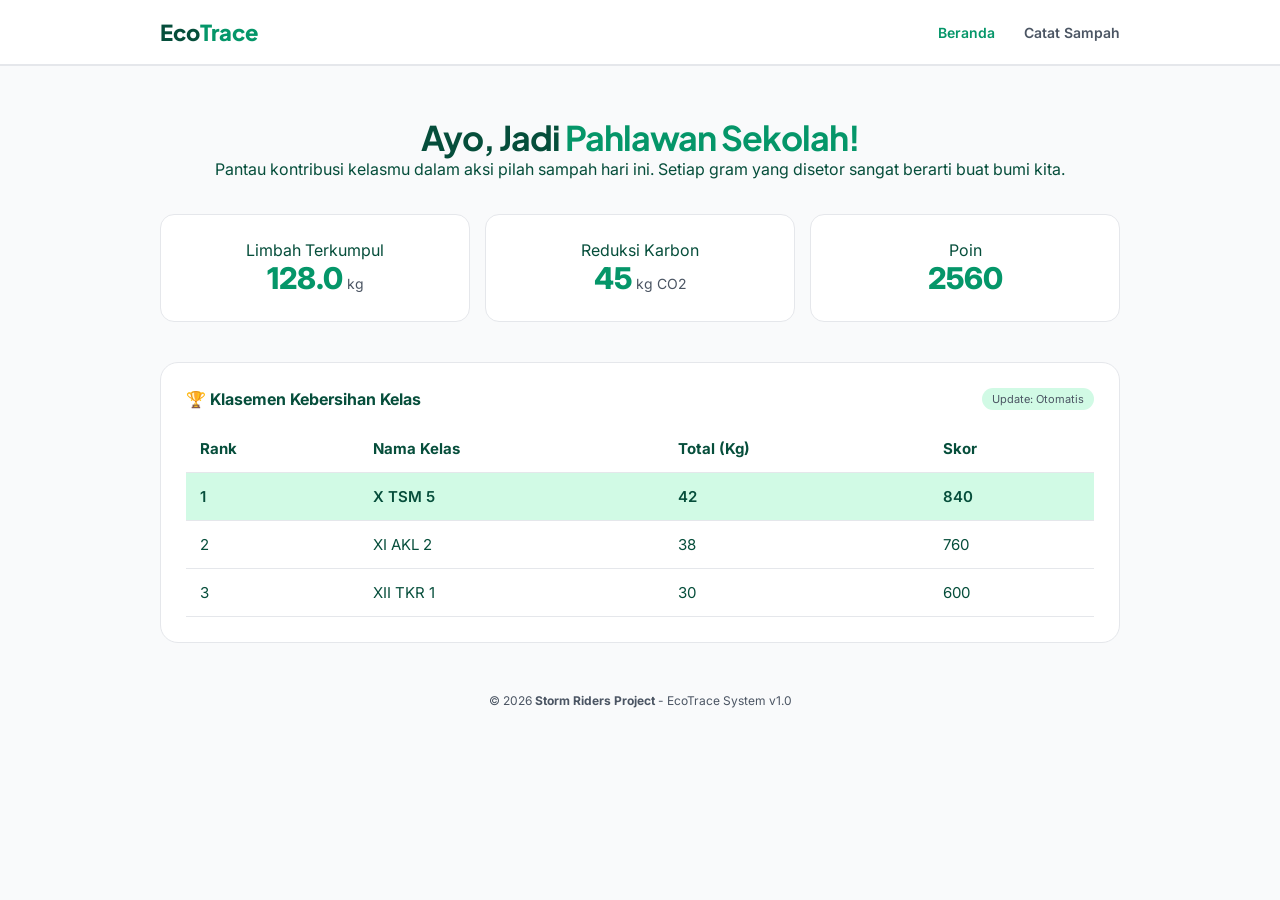
<file: eco-trace-stormriders/index.html>
<!DOCTYPE html>
<html lang="id">
<head>
    <meta charset="UTF-8">
    <meta name="viewport" content="width=device-width, initial-scale=1.0">
    <title>EcoTrace | Pahlawan Lingkungan Sekolah</title>
    <link rel="icon" href="data:image/svg+xml,<svg xmlns='http://www.w3.org/2000/svg' viewBox='0 0 100 100'><text y='.9em' font-size='85'>🍃</text></svg>">
    <link href="https://fonts.googleapis.com/css2?family=Plus+Jakarta+Sans:wght@700;800&family=Inter:wght@400;600&display=swap" rel="stylesheet">
    <link rel="stylesheet" href="css/style.css">
</head>
<body>

    <nav class="area-navigasi">
        <div class="pembungkus">
            <a href="index.html" class="identitas-brand">Eco<span>Trace</span></a>
            <div class="menu-link">
                <a href="index.html" class="link-aktif">Beranda</a>
                <a href="input-data.html">Catat Sampah</a>
            </div>
        </div>
    </nav>

    <main class="pembungkus">
        <header class="puncak-halaman">
            <h1>Ayo, Jadi <span>Pahlawan Sekolah!</span></h1>
            <p>Pantau kontribusi kelasmu dalam aksi pilah sampah hari ini. Setiap gram yang disetor sangat berarti buat bumi kita.</p>
        </header>

        <section class="grid-pantauan">
            <div class="kartu-data">
                <span class="sub-judul">Limbah Terkumpul</span>
                <div class="fokus-angka" id="tab-berat">128<span>kg</span></div>
            </div>
            <div class="kartu-data">
                <span class="sub-judul">Reduksi Karbon</span>
                <div class="fokus-angka">45<span>kg CO2</span></div>
            </div>
            <div class="kartu-data">
                <span class="sub-judul">Poin</span>
                <div class="fokus-angka" id="tab-skor">2560</div>
            </div>
        </section>

        <section class="area-klasemen">
            <div style="display: flex; justify-content: space-between; align-items: center; margin-bottom: 15px;">
                <h3 style="font-size: 16px;">🏆 Klasemen Kebersihan Kelas</h3>
                <span style="font-size: 11px; color: var(--abu-teks); background: var(--hijau-muda); padding: 4px 10px; border-radius: 20px;">Update: Otomatis</span>
            </div>
            <div class="scroll-tabel">
                <table class="tabel-skor">
                    <thead>
                        <tr>
                            <th>Rank</th>
                            <th>Nama Kelas</th>
                            <th>Total (Kg)</th>
                            <th>Skor</th>
                        </tr>
                    </thead>
                    <tbody>
                        <tr class="baris-unggulan">
                            <td>1</td>
                            <td>X TSM 5</td>
                            <td>42</td>
                            <td>840</td>
                        </tr>
                        <tr>
                            <td>2</td>
                            <td>XI AKL 2</td>
                            <td>38</td>
                            <td>760</td>
                        </tr>
                        <tr>
                            <td>3</td>
                            <td>XII TKR 1</td>
                            <td>30</td>
                            <td>600</td>
                        </tr>
                    </tbody>
                </table>
            </div>
        </section>
    </main>

    <footer class="bagian-bawah">
        <p>&copy; 2026 <strong>Storm Riders Project</strong> - EcoTrace System v1.0</p>
    </footer>

    <script src="js/app.js"></script>
</body>
</html>
</file>
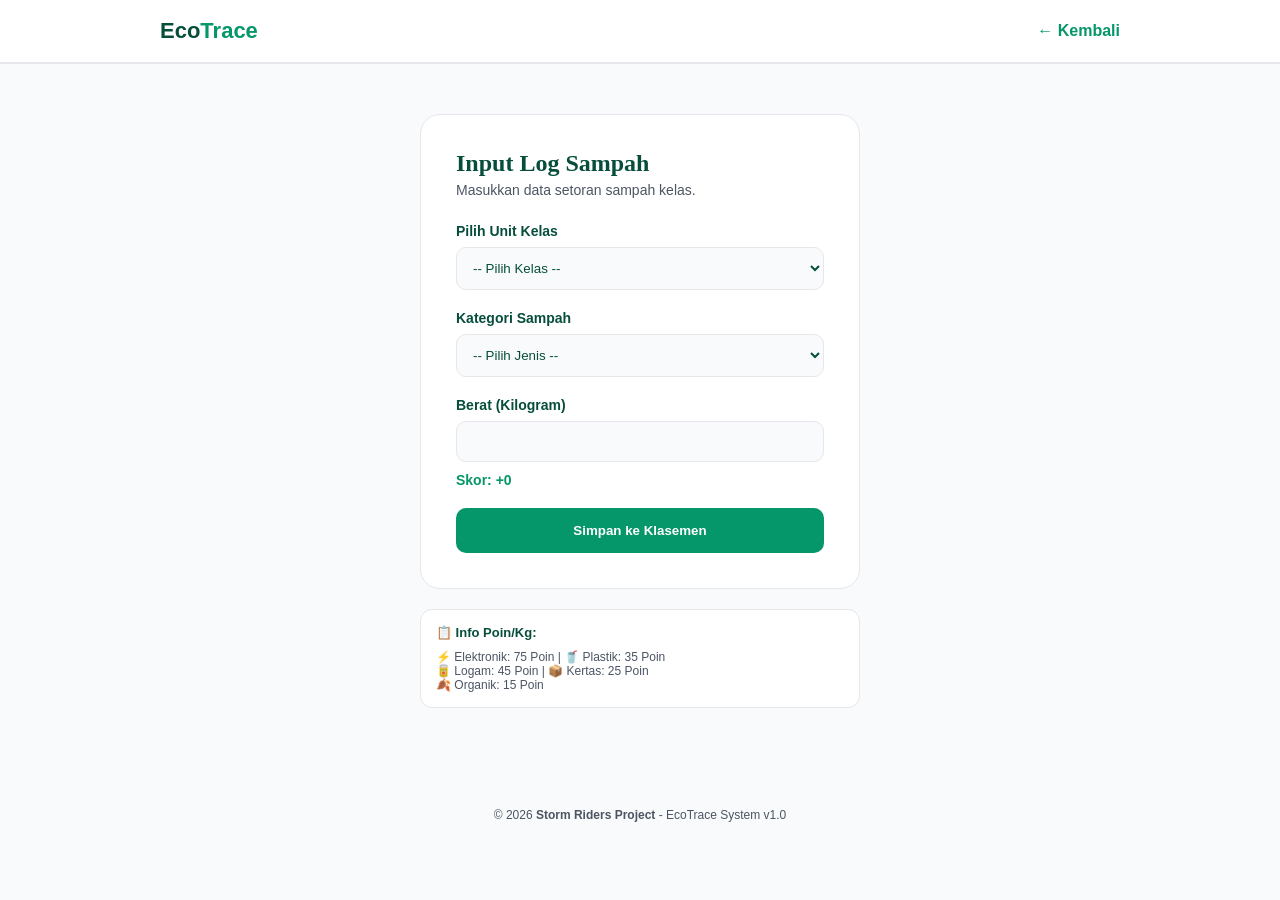
<file: eco-trace-stormriders/input-data.html>
<!DOCTYPE html>
<html lang="id">
<head>
    <meta charset="UTF-8">
    <meta name="viewport" content="width=device-width, initial-scale=1.0">
    <title>Catat Sampah - EcoTrace</title>
    <link rel="stylesheet" href="css/style.css">
</head>
<body>
    <nav class="area-navigasi">
        <div class="pembungkus">
            <a href="index.html" class="identitas-brand">Eco<span>Trace</span></a>
            <a href="index.html" style="text-decoration:none; color:var(--hijau-cerah); font-weight:600;">← Kembali</a>
        </div>
    </nav>

    <div class="pembungkus-kecil">
        <div class="wadah-form">
            <h2 style="font-family: 'Plus Jakarta Sans'; margin-bottom: 5px;">Input Log Sampah</h2>
            <p style="color: var(--abu-teks); font-size: 14px; margin-bottom: 25px;">Masukkan data setoran sampah kelas.</p>
            
            <form id="formEntry">
                <div class="grup-isian">
                    <label>Pilih Unit Kelas</label>
                    <select id="pilihan_kelas" required>
                        <option value="">-- Pilih Kelas --</option>
                        <option value="X TSM 1">X TSM 1</option>
                    <option value="X TSM 2">X TSM 2</option>
                    <option value="X TSM 3">X TSM 3</option>
                    <option value="X TSM 4">X TSM 4</option>
                    <option value="X TSM 5">X TSM 5</option>
                    <option value="X TSM 6">X TSM 6</option>
                    <option value="XI TSM 1">XI TSM 1</option>
                    <option value="XI TSM 2">XI TSM 2</option>
                    <option value="XI TSM 3">XI TSM 3</option>
                    <option value="XI TSM 4">XI TSM 4</option>
                    <option value="XI TSM 5">XI TSM 5</option>
                    <option value="XI TSM 6">XI TSM 6</option>
                    <option value="XII TSM 1">XII TSM 1</option>
                    <option value="XII TSM 2">XII TSM 2</option>
                    <option value="XII TSM 3">XII TSM 3</option>
                    <option value="XII TSM 4">XII TSM 4</option>
                    <option value="XII TSM 5">XII TSM 5</option>
                    <option value="XII TSM 6">XII TSM 6</option>
                    <option value="X TKR 1">X TKR 1</option>
                    <option value="X TKR 2">X TKR 2</option>
                    <option value="X TKR 3">X TKR 3</option>
                    <option value="X TKR 4">X TKR 4</option>
                    <option value="X TKR 5">X TKR 5</option>
                    <option value="X TKR 6">X TKR 6</option>
                    <option value="X TKR 7">X TKR 7</option>
                    <option value="X TKR 8">X TKR 8</option>
                    <option value="XI TKR 1">XI TKR 1</option>
                    <option value="XI TKR 2">XI TKR 2</option>
                    <option value="XI TKR 3">XI TKR 3</option>
                    <option value="XI TKR 4">XI TKR 4</option>
                    <option value="XI TKR 5">XI TKR 5</option>
                    <option value="XI TKR 6">XI TKR 6</option>
                    <option value="XII TKR 1">XII TKR 1</option>
                    <option value="XII TKR 2">XII TKR 2</option>
                    <option value="XII TKR 3">XII TKR 3</option>
                    <option value="XII TKR 4">XII TKR 4</option>
                    <option value="XII TKR 5">XII TKR 5</option>
                    <option value="X MP 1">X MP 1</option>
                    <option value="X MP 2">X MP 2</option>
                    <option value="X MP 3">X MP 3</option>
                    <option value="XI MP 1">XI MP 1</option>
                    <option value="XI MP 2">XI MP 2</option>
                    <option value="XI MP 3">XI MP 3</option>
                    <option value="XII MP 1">XII MP 1</option>
                    <option value="XII MP 2">XII MP 2</option>
                    <option value="XII MP 3">XII MP 3</option>
                    <option value="X AKL 1">X AKL 1</option>
                    <option value="X AKL 2">X AKL 2</option>                    
                    <option value="XI AKL 1">XI AKL 1</option>
                    <option value="XI AKL 2">XI AKL 2</option>
                    <option value="XII AKL 1">XII AKL 1</option>
                    <option value="XII AKL 2">XII AKL 2</option>
                    </select>
                </div>

                <div class="grup-isian">
                    <label>Kategori Sampah</label>
                    <select id="kategori_sampah" required>
                        <option value="">-- Pilih Jenis --</option>
                        <option value="Plastik">Plastik (Botol/Gelas)</option>
                        <option value="Kertas">Kertas/Karton</option>
                        <option value="Logam">Logam/Kaleng</option>
                        <option value="Elektronik">E-Waste (Baterai/Kabel)</option>
                        <option value="Organik">Sampah Basah/Daun</option>
                    </select>
                </div>

                <div class="grup-isian">
                    <label>Berat (Kilogram)</label>
                    <input type="number" step="0.1" id="input_berat" required>
                    <div id="preview-skor" style="margin-top: 10px; font-weight: 700; color: var(--hijau-cerah); font-size: 14px;">
                        Skor: +0
                    </div>
                </div>

                <button type="submit" class="tombol-kirim">Simpan ke Klasemen</button>
            </form>
        </div>

        <div style="margin-top: 20px; background: #fff; padding: 15px; border-radius: 12px; border: 1px solid var(--garis-border);">
            <h4 style="font-size: 13px; margin-bottom: 10px;">📋 Info Poin/Kg:</h4>
            <ul style="font-size: 12px; list-style: none; padding: 0; color: var(--abu-teks);">
                <li>⚡ Elektronik: 75 Poin | 🥤 Plastik: 35 Poin</li>
                <li>🥫 Logam: 45 Poin | 📦 Kertas: 25 Poin</li>
                <li>🍂 Organik: 15 Poin</li>
            </ul>
        </div>
    </div>
    
 <footer class="bagian-bawah">
        <p>&copy; 2026 <strong>Storm Riders Project</strong> - EcoTrace System v1.0</p>
    </footer>

    <script src="js/app.js"></script>
</body>
</html>
</file>
<file: eco-trace-stormriders/css/style.css>
:root {
    --hijau-gelap: #064E3B;
    --hijau-cerah: #059669;
    --hijau-muda: #D1FAE5;
    --latar-web: #F9FAFB;
    --putih: #FFFFFF;
    --abu-teks: #4B5563;
    --garis-border: #E5E7EB;
}

@media (prefers-color-scheme: dark) {
    :root {
        --latar-web: #022C22;
        --putih: #064E3B;
        --abu-teks: #D1FAE5;
        --garis-border: #065F46;
        --hijau-muda: #065F46;
    }
}

* { margin: 0; padding: 0; box-sizing: border-box; }
body { font-family: 'Inter', sans-serif; background: var(--latar-web); color: var(--hijau-gelap); transition: 0.3s ease; }

.pembungkus { max-width: 1000px; margin: 0 auto; padding: 0 20px; }
.pembungkus-kecil { max-width: 480px; margin: 50px auto; padding: 0 20px; }

.area-navigasi { background: var(--putih); padding: 18px 0; border-bottom: 2px solid var(--garis-border); position: sticky; top: 0; z-index: 99; }
.area-navigasi .pembungkus { display: flex; justify-content: space-between; align-items: center; }
.identitas-brand { font-family: 'Plus Jakarta Sans', sans-serif; font-size: 22px; font-weight: 800; text-decoration: none; color: var(--hijau-gelap); }
.identitas-brand span { color: var(--hijau-cerah); }

.menu-link a { text-decoration: none; color: var(--abu-teks); font-weight: 600; margin-left: 25px; font-size: 14px; }
.link-aktif { color: var(--hijau-cerah) !important; }

.puncak-halaman { padding: 50px 0 35px; text-align: center; }
.puncak-halaman h1 { font-family: 'Plus Jakarta Sans', sans-serif; font-size: 34px; letter-spacing: -1px; }
.puncak-halaman span { color: var(--hijau-cerah); }

.grid-pantauan { display: grid; grid-template-columns: repeat(auto-fit, minmax(220px, 1fr)); gap: 15px; margin-bottom: 40px; }
.kartu-data { background: var(--putih); padding: 25px; border-radius: 14px; border: 1px solid var(--garis-border); text-align: center; }
.fokus-angka { font-size: 30px; font-weight: 800; color: var(--hijau-cerah); }
.fokus-angka span { font-size: 14px; font-weight: 400; color: var(--abu-teks); margin-left: 4px; }

.area-klasemen { background: var(--putih); padding: 25px; border-radius: 18px; border: 1px solid var(--garis-border); }
.scroll-tabel { overflow-x: auto; margin-top: 10px; }
.tabel-skor { width: 100%; border-collapse: collapse; text-align: left; font-size: 15px; }
.tabel-skor th, td { padding: 14px; border-bottom: 1px solid var(--garis-border); }
.baris-unggulan { background: var(--hijau-muda); font-weight: 600; }

.wadah-form { background: var(--putih); padding: 35px; border-radius: 20px; border: 1px solid var(--garis-border); }
.grup-isian { margin-bottom: 20px; }
.grup-isian label { display: block; font-weight: 600; margin-bottom: 8px; font-size: 14px; }
.grup-isian select, .grup-isian input { width: 100%; padding: 12px; border: 1.5px solid var(--garis-border); border-radius: 10px; background: var(--latar-web); color: inherit; font-family: inherit; }
.tombol-kirim { width: 100%; padding: 15px; background: var(--hijau-cerah); color: white; border: none; border-radius: 10px; font-weight: 700; cursor: pointer; transition: 0.3s; }
.tombol-kirim:hover { background: var(--hijau-gelap); transform: translateY(-2px); }

.bagian-bawah { text-align: center; padding: 50px 0; color: var(--abu-teks); font-size: 12px; }
</file>
